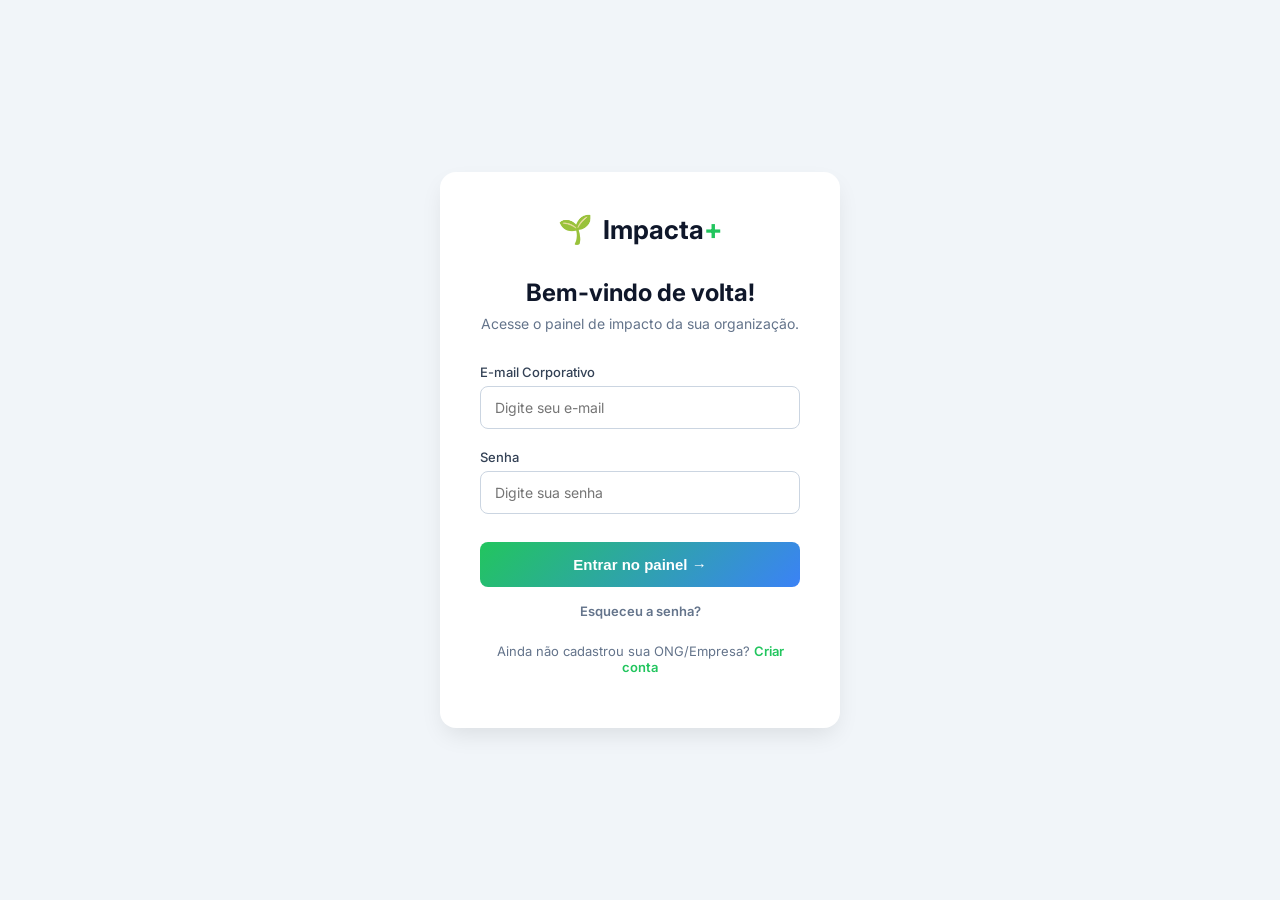
<file: index.html>
<!doctype html>
<html lang="pt-BR">
  <head>
    <meta charset="UTF-8" />
    <meta name="viewport" content="width=device-width, initial-scale=1.0" />
    <title>Impacta+ | Login Corporativo</title>
    <link
      href="https://fonts.googleapis.com/css2?family=Inter:wght@400;500;600;700&display=swap"
      rel="stylesheet"
    />
    <style>
      body {
        background: #f1f5f9;
        font-family: 'Inter', sans-serif;
        display: flex;
        justify-content: center;
        align-items: center;
        min-height: 100vh;
        margin: 0;
      }
      .login-wrapper {
        background: #ffffff;
        border-radius: 16px;
        box-shadow: 0 10px 25px -5px rgba(0, 0, 0, 0.1);
        width: 100%;
        max-width: 400px;
        padding: 40px;
        box-sizing: border-box;
      }
      .logo-section {
        display: flex;
        align-items: center;
        justify-content: center;
        gap: 10px;
        margin-bottom: 32px;
      }
      .logo-section span {
        font-size: 28px;
      }
      .logo-section h2 {
        margin: 0;
        color: #0f172a;
        font-size: 26px;
      }
      .logo-section .highlight {
        color: #22c55e;
      }
      h1 {
        font-size: 24px;
        color: #0f172a;
        margin: 0 0 8px 0;
        text-align: center;
      }
      p.subtitle {
        color: #64748b;
        margin: 0 0 32px 0;
        font-size: 14px;
        text-align: center;
      }

      .input-group {
        display: flex;
        flex-direction: column;
        gap: 6px;
        margin-bottom: 20px;
      }
      .input-group label {
        font-size: 13px;
        font-weight: 500;
        color: #334155;
      }
      .input-group input {
        padding: 12px 14px;
        border: 1px solid #cbd5e1;
        border-radius: 8px;
        font-size: 14px;
        font-family: inherit;
        outline: none;
        transition: border-color 0.2s;
      }
      .input-group input:focus {
        border-color: #22c55e;
      }

      .btn-submit {
        background: linear-gradient(135deg, #22c55e 0%, #3b82f6 100%);
        color: white;
        border: none;
        padding: 14px;
        border-radius: 8px;
        font-size: 15px;
        font-weight: 600;
        cursor: pointer;
        width: 100%;
        margin-top: 8px;
        transition: opacity 0.2s;
      }
      .btn-submit:hover {
        opacity: 0.95;
      }
      .footer-text {
        text-align: center;
        margin-top: 24px;
        font-size: 13px;
        color: #64748b;
      }
      .footer-text a {
        color: #22c55e;
        text-decoration: none;
        font-weight: 600;
      }
    </style>
  </head>
  <body>
    <div vw class="enabled">
      <div vw-access-button class="active"></div>
      <div vw-plugin-wrapper>
        <div class="vw-plugin-top-wrapper"></div>
      </div>
    </div>
    <script src="https://vlibras.gov.br/app/vlibras-plugin.js"></script>
    <script>
      new window.VLibras.Widget('https://vlibras.gov.br/app');
    </script>
    <div class="login-wrapper">
      <div class="logo-section">
        <span>🌱</span>
        <h2>Impacta<span class="highlight">+</span></h2>
      </div>
      <h1>Bem-vindo de volta!</h1>
      <p class="subtitle">Acesse o painel de impacto da sua organização.</p>

      <form id="loginForm">
        <div class="input-group">
          <label>E-mail Corporativo</label>
          <input
            type="email"
            id="email"
            placeholder="Digite seu e-mail"
            required
          />
        </div>

        <div class="input-group">
          <label>Senha</label>
          <input
            type="password"
            id="senha"
            placeholder="Digite sua senha"
            required
          />
        </div>

        <button type="submit" class="btn-submit">Entrar no painel →</button>
      </form>

      <p class="footer-text" style="margin-top: 16px">
        <a href="esqueci-senha.html" style="color: #64748b"
          >Esqueceu a senha?</a
        >
      </p>

      <p class="footer-text">
        Ainda não cadastrou sua ONG/Empresa?
        <a href="cadastro.html">Criar conta</a>
      </p>
    </div>

    <script>
      document
        .getElementById('loginForm')
        .addEventListener('submit', function (e) {
          e.preventDefault();

          const payload = {
            email: document.getElementById('email').value,
            senha: document.getElementById('senha').value,
          };

          // Fazendo o POST para a rota de Login no C#
          fetch('http://localhost:5000/api/login/entrar', {
            method: 'POST',
            headers: { 'Content-Type': 'application/json' },
            body: JSON.stringify(payload),
          })
            .then(response =>
              response
                .json()
                .then(data => ({ status: response.status, body: data })),
            )
            .then(resultado => {
              if (resultado.status === 200) {
                // Se o C# autorizou (Status 200 OK)
                localStorage.setItem(
                  'nomeUsuarioLogado',
                  resultado.body.nomeUsuario,
                );
                alert(
                  'Olá, ' +
                    resultado.body.nomeUsuario +
                    '! ' +
                    resultado.body.mensagem,
                );
                window.location.href = 'dashboard.html';
              } else {
                // Se o C# barrou (Status 401 Unauthorized)
                alert('Erro: ' + resultado.body.mensagem);
              }
            })
            .catch(erro => {
              console.error('Falha na requisição:', erro);
              alert(
                'Não foi possível conectar com o servidor. A API C# está rodando?',
              );
            });
        });
    </script>
  </body>
</html>
</file>
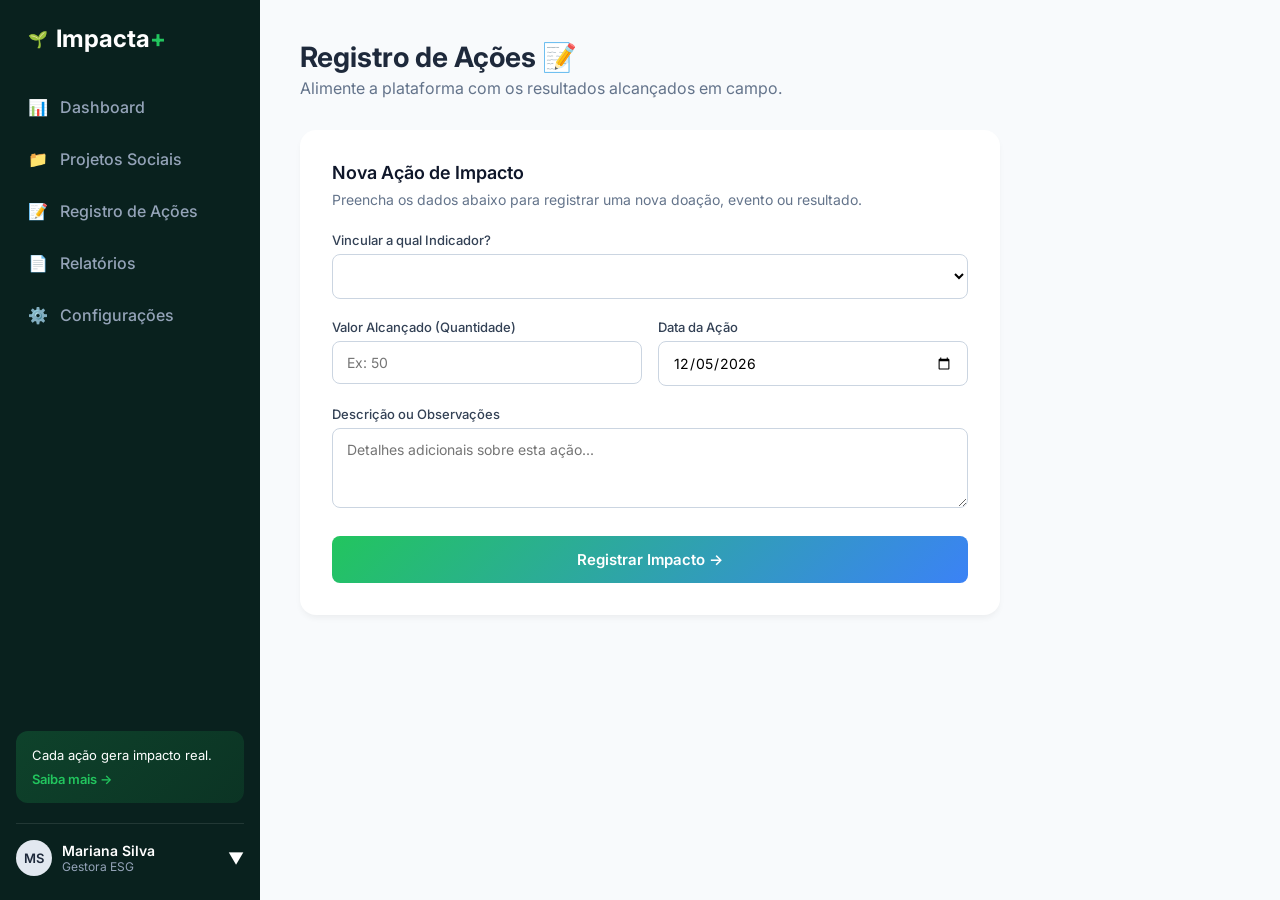
<file: acoes.html>
<!doctype html>
<html lang="pt-BR">
  <head>
    <meta charset="UTF-8" />
    <meta name="viewport" content="width=device-width, initial-scale=1.0" />
    <title>Impacta+ | Registro de Ações</title>
    <link rel="stylesheet" href="dashboard.css" />
    <link
      href="https://fonts.googleapis.com/css2?family=Inter:wght@400;500;600;700&display=swap"
      rel="stylesheet"
    />
    <style>
      .content-grid {
        display: grid;
        grid-template-columns: 1fr;
        max-width: 700px;
        margin-top: 32px;
      }
      .form-card {
        background: #ffffff;
        border-radius: 16px;
        padding: 32px;
        box-shadow: 0 4px 6px -1px rgba(0, 0, 0, 0.05);
      }
      .form-card h3 {
        margin-top: 0;
        margin-bottom: 8px;
        color: #0f172a;
        font-size: 18px;
        font-weight: 600;
      }
      .form-card p {
        color: #64748b;
        font-size: 14px;
        margin-bottom: 24px;
      }
      .form-row {
        display: grid;
        grid-template-columns: 1fr 1fr;
        gap: 16px;
      }
      @media (max-width: 600px) {
        .form-row {
          grid-template-columns: 1fr;
        }
      }
      .input-group {
        display: flex;
        flex-direction: column;
        gap: 6px;
        margin-bottom: 20px;
      }
      .input-group label {
        font-size: 13px;
        font-weight: 500;
        color: #334155;
      }
      .input-group input,
      .input-group select,
      .input-group textarea {
        padding: 12px 14px;
        border: 1px solid #cbd5e1;
        border-radius: 8px;
        font-size: 14px;
        font-family: inherit;
        outline: none;
        transition: border-color 0.2s;
        background-color: #fff;
      }
      .input-group textarea {
        resize: vertical;
        min-height: 80px;
      }
      .input-group input:focus,
      .input-group select:focus,
      .input-group textarea:focus {
        border-color: #22c55e;
      }
      .btn-submit {
        background: linear-gradient(135deg, #22c55e 0%, #3b82f6 100%);
        color: white;
        border: none;
        padding: 14px;
        border-radius: 8px;
        font-size: 15px;
        font-weight: 600;
        cursor: pointer;
        width: 100%;
        transition: opacity 0.2s;
        margin-top: 8px;
      }
      .btn-submit:hover {
        opacity: 0.95;
      }
    </style>
  </head>
  <body>
    <div vw class="enabled">
      <div vw-access-button class="active"></div>
      <div vw-plugin-wrapper>
        <div class="vw-plugin-top-wrapper"></div>
      </div>
    </div>
    <script src="https://vlibras.gov.br/app/vlibras-plugin.js"></script>
    <script>
      new window.VLibras.Widget('https://vlibras.gov.br/app');
    </script>
    <div class="dashboard-container">
      <aside class="sidebar">
        <div class="sidebar-top">
          <div class="logo">
            <span class="logo-icon">🌱</span>
            <h2>Impacta<span class="highlight">+</span></h2>
          </div>
          <nav class="nav-menu">
            <a href="dashboard.html" class="nav-item"
              ><span class="icon">📊</span> Dashboard</a
            >
            <a href="projetos.html" class="nav-item"
              ><span class="icon">📁</span> Projetos Sociais</a
            >
            <a href="acoes.html" class="nav-item"
              ><span class="icon">📝</span> Registro de Ações</a
            >
            <a href="relatorios.html" class="nav-item"
              ><span class="icon">📄</span> Relatórios</a
            >
            <a href="configuracoes.html" class="nav-item"
              ><span class="icon">⚙️</span> Configurações</a
            >
          </nav>
        </div>

        <div class="sidebar-bottom">
          <div class="action-card">
            <p>Cada ação gera impacto real.</p>
            <a href="#">Saiba mais →</a>
          </div>
          <div class="user-profile">
            <div class="profile-info">
              <div class="avatar">MS</div>
              <div>
                <h4>Mariana Silva</h4>
                <p>Gestora ESG</p>
              </div>
            </div>
            <span class="dropdown-arrow">▼</span>
          </div>
        </div>
      </aside>

      <main class="main-content">
        <header class="main-header">
          <div class="header-welcome">
            <h1>Registro de Ações 📝</h1>
            <p>Alimente a plataforma com os resultados alcançados em campo.</p>
          </div>
        </header>

        <div class="content-grid">
          <div class="form-card">
            <h3>Nova Ação de Impacto</h3>
            <p>
              Preencha os dados abaixo para registrar uma nova doação, evento ou
              resultado.
            </p>

            <form id="acaoForm">
              <div class="input-group">
                <label>Vincular a qual Indicador?</label>
                <select id="selectIndicador" required>
                  <option value="" disabled selected>
                    Carregando indicadores do C#...
                  </option>
                </select>
              </div>

              <div class="form-row">
                <div class="input-group">
                  <label>Valor Alcançado (Quantidade)</label>
                  <input
                    type="number"
                    id="valorAcao"
                    min="0.1"
                    step="0.1"
                    placeholder="Ex: 50"
                    required
                  />
                </div>

                <div class="input-group">
                  <label>Data da Ação</label>
                  <input type="date" id="dataAcao" required />
                </div>
              </div>

              <div class="input-group">
                <label>Descrição ou Observações</label>
                <textarea
                  id="descricaoAcao"
                  placeholder="Detalhes adicionais sobre esta ação..."
                  required
                ></textarea>
              </div>

              <button type="submit" class="btn-submit">
                Registrar Impacto →
              </button>
            </form>
          </div>
        </div>
      </main>
    </div>

    <script>
      // === INÍCIO DO PASSO B: CARREGAR O NOME DO GESTOR ===
      const nomeDoBanco = localStorage.getItem('nomeUsuarioLogado');

      if (nomeDoBanco) {
        // 1. Altera o nome no perfil do canto inferior esquerdo
        const perfilNome = document.querySelector('.user-profile h4');
        if (perfilNome) perfilNome.innerText = nomeDoBanco;

        // 2. Altera as iniciais do avatar (Ex: Mariana Carneiro vira "MC")
        const avatar = document.querySelector('.avatar');
        if (avatar) {
          const iniciais = nomeDoBanco
            .split(' ')
            .map(n => n[0])
            .join('')
            .substring(0, 2)
            .toUpperCase();
          avatar.innerText = iniciais;
        }

        // 3. Altera a mensagem de boas-vindas lá de cima
        const boasVindas = document.querySelector('.header-welcome h1');
        if (boasVindas) {
          const primeiroNome = nomeDoBanco.split(' ')[0];
          boasVindas.innerText = `Olá, ${primeiroNome}! 👋`;
        }
      }
      const API_GET_INDICADORES = 'http://localhost:5000/api/acoes/indicadores';
      const API_POST_ACAO = 'http://localhost:5000/api/acoes/registrar';

      // 1. Carrega os indicadores para o select assim que a página abrir
      document.addEventListener('DOMContentLoaded', () => {
        // Define a data de hoje como padrão no campo de data
        document.getElementById('dataAcao').valueAsDate = new Date();

        fetch(API_GET_INDICADORES)
          .then(res => res.json())
          .then(indicadores => {
            const select = document.getElementById('selectIndicador');
            select.innerHTML =
              '<option value="" disabled selected>Selecione um indicador...</option>';

            indicadores.forEach(ind => {
              const option = document.createElement('option');
              option.value = ind.id;
              option.textContent = `${ind.projetoNome} - ${ind.nome} (${ind.unidade})`;
              select.appendChild(option);
            });
          })
          .catch(erro => {
            console.error(erro);
            document.getElementById('selectIndicador').innerHTML =
              '<option value="" disabled>Erro ao carregar (Verifique o C#)</option>';
          });
      });

      // 2. Envia os dados da ação para o C#
      document
        .getElementById('acaoForm')
        .addEventListener('submit', function (e) {
          e.preventDefault();

          const payload = {
            indicadorId: parseInt(
              document.getElementById('selectIndicador').value,
            ),
            valor: parseFloat(document.getElementById('valorAcao').value),
            dataRegistro: document.getElementById('dataAcao').value,
            descricao: document.getElementById('descricaoAcao').value,
          };

          fetch(API_POST_ACAO, {
            method: 'POST',
            headers: { 'Content-Type': 'application/json' },
            body: JSON.stringify(payload),
          })
            .then(res =>
              res.json().then(data => ({ status: res.status, body: data })),
            )
            .then(resultado => {
              if (resultado.status === 200) {
                alert(resultado.body.mensagem);
                document.getElementById('acaoForm').reset();
                document.getElementById('dataAcao').valueAsDate = new Date(); // Reseta a data para hoje
              } else {
                alert('Erro: ' + resultado.body.mensagem);
              }
            })
            .catch(erro => {
              console.error('Erro na requisição:', erro);
              alert('Não foi possível estabelecer ligação com o servidor C#.');
            });
        });
    </script>
  </body>
</html>
</file>
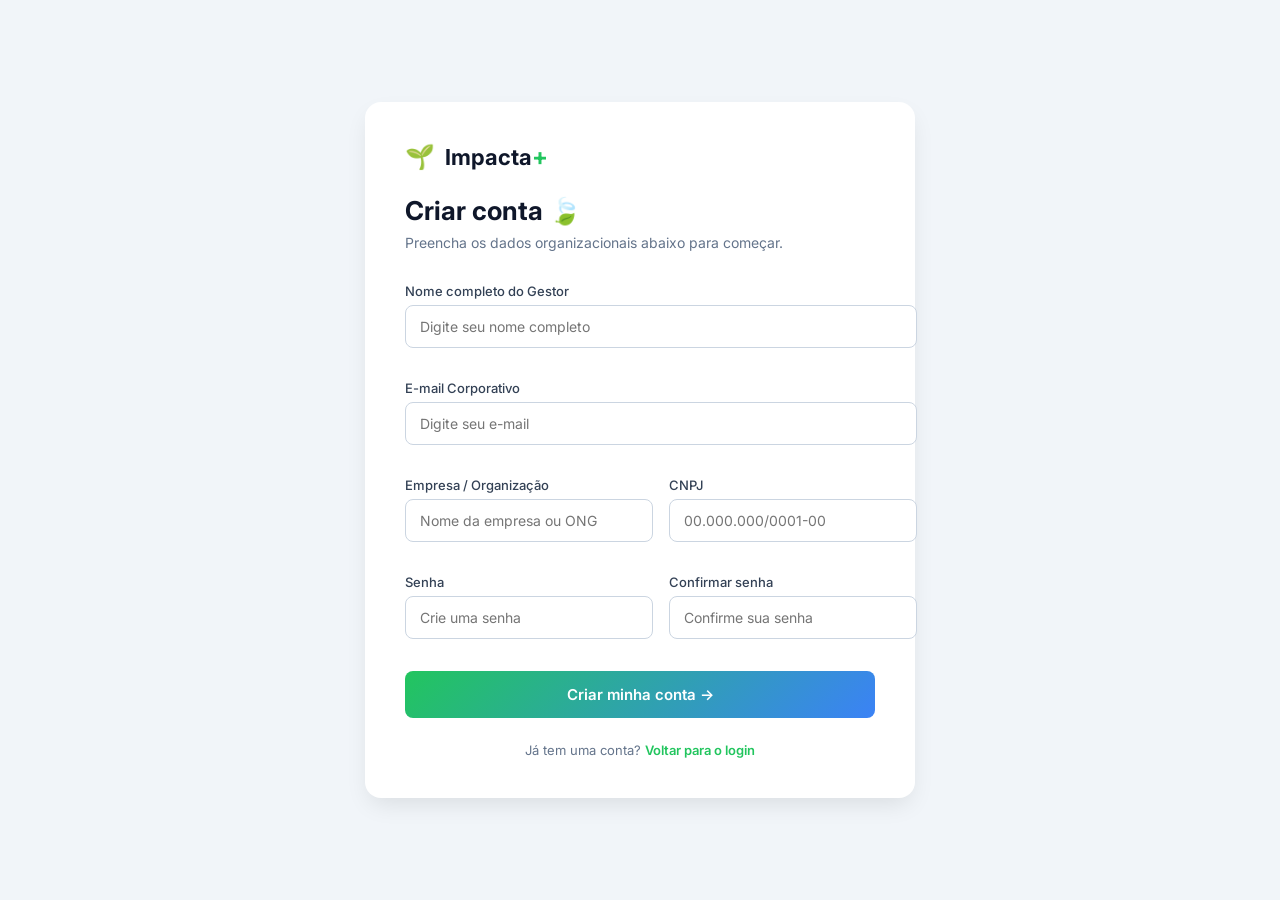
<file: cadastro.html>
<!doctype html>
<html lang="pt-BR">
  <head>
    <meta charset="UTF-8" />
    <meta name="viewport" content="width=device-width, initial-scale=1.0" />
    <title>Impacta+ | Criar Conta Corporativa</title>
    <link rel="stylesheet" href="dashboard.css" />
    <link
      href="https://fonts.googleapis.com/css2?family=Inter:wght@400;500;600;700&display=swap"
      rel="stylesheet"
    />
    <style>
      body {
        background: #f1f5f9;
        font-family: 'Inter', sans-serif;
        display: flex;
        justify-content: center;
        align-items: center;
        min-height: 100vh;
        margin: 0;
      }
      .register-wrapper {
        background: #ffffff;
        border-radius: 16px;
        box-shadow: 0 10px 25px -5px rgba(0, 0, 0, 0.1);
        width: 100%;
        max-width: 550px;
        padding: 40px;
        box-sizing: border-box;
      }
      .logo-section {
        display: flex;
        align-items: center;
        gap: 10px;
        margin-bottom: 24px;
      }
      .logo-section span {
        font-size: 24px;
      }
      .logo-section h2 {
        margin: 0;
        color: #0f172a;
        font-size: 22px;
      }
      .logo-section .highlight {
        color: #22c55e;
      }
      h1 {
        font-size: 26px;
        color: #0f172a;
        margin: 0 0 8px 0;
      }
      p.subtitle {
        color: #64748b;
        margin: 0 0 32px 0;
        font-size: 14px;
      }
      .form-grid {
        display: grid;
        grid-template-columns: 1fr 1fr;
        gap: 16px;
      }
      .full-width {
        grid-column: span 2;
      }
      .input-group {
        display: flex;
        flex-direction: column;
        gap: 6px;
        margin-bottom: 16px;
      }
      .input-group label {
        font-size: 13px;
        font-weight: 500;
        color: #334155;
      }
      .input-group input {
        padding: 12px 14px;
        border: 1px solid #cbd5e1;
        border-radius: 8px;
        font-size: 14px;
        font-family: inherit;
        outline: none;
        transition: border-color 0.2s;
      }
      .input-group input:focus {
        border-color: #22c55e;
      }
      .btn-submit {
        background: linear-gradient(135deg, #22c55e 0%, #3b82f6 100%);
        color: white;
        border: none;
        padding: 14px;
        border-radius: 8px;
        font-size: 15px;
        font-weight: 600;
        cursor: pointer;
        width: 100%;
        margin-top: 16px;
        transition: opacity 0.2s;
      }
      .btn-submit:hover {
        opacity: 0.95;
      }
      .footer-text {
        text-align: center;
        margin-top: 24px;
        font-size: 13px;
        color: #64748b;
      }
      .footer-text a {
        color: #22c55e;
        text-decoration: none;
        font-weight: 600;
      }
    </style>
  </head>
  <body>
    <div vw class="enabled">
      <div vw-access-button class="active"></div>
      <div vw-plugin-wrapper>
        <div class="vw-plugin-top-wrapper"></div>
      </div>
    </div>
    <script src="https://vlibras.gov.br/app/vlibras-plugin.js"></script>
    <script>
      new window.VLibras.Widget('https://vlibras.gov.br/app');
    </script>
    <div class="register-wrapper">
      <div class="logo-section">
        <span>🌱</span>
        <h2>Impacta<span class="highlight">+</span></h2>
      </div>
      <h1>Criar conta 🍃</h1>
      <p class="subtitle">
        Preencha os dados organizacionais abaixo para começar.
      </p>

      <form id="cadastroForm">
        <div class="form-grid">
          <div class="input-group full-width">
            <label>Nome completo do Gestor</label>
            <input
              type="text"
              id="nomeGestor"
              placeholder="Digite seu nome completo"
              required
            />
          </div>

          <div class="input-group full-width">
            <label>E-mail Corporativo</label>
            <input
              type="email"
              id="emailCorp"
              placeholder="Digite seu e-mail"
              required
            />
          </div>

          <div class="input-group">
            <label>Empresa / Organização</label>
            <input
              type="text"
              id="nomeEmpresa"
              placeholder="Nome da empresa ou ONG"
              required
            />
          </div>

          <div class="input-group">
            <label>CNPJ</label>
            <input
              type="text"
              id="cnpjEmpresa"
              placeholder="00.000.000/0001-00"
              required
            />
          </div>

          <div class="input-group">
            <label>Senha</label>
            <input
              type="password"
              id="senha"
              placeholder="Crie uma senha"
              required
            />
          </div>

          <div class="input-group">
            <label>Confirmar senha</label>
            <input
              type="password"
              id="confirmaSenha"
              placeholder="Confirme sua senha"
              required
            />
          </div>
        </div>

        <button type="submit" class="btn-submit">Criar minha conta →</button>
      </form>

      <p class="footer-text">
        Já tem uma conta? <a href="index.html">Voltar para o login</a>
      </p>
    </div>

    <script>
      document
        .getElementById('cadastroForm')
        .addEventListener('submit', function (e) {
          e.preventDefault();

          const senha = document.getElementById('senha').value;
          const confirma = document.getElementById('confirmaSenha').value;

          if (senha !== confirma) {
            alert('As senhas não coincidem!');
            return;
          }

          // Os dados capturados da tela
          const payload = {
            nome: document.getElementById('nomeGestor').value,
            email: document.getElementById('emailCorp').value,
            senha: senha,
            empresaNome: document.getElementById('nomeEmpresa').value,
            cnpj: document.getElementById('cnpjEmpresa').value,
          };

          // ENVIANDO PARA O C# DE VERDADE
          // Lembre-se de verificar se a sua porta é 5001 ou 5000 no terminal
          fetch('http://localhost:5000/api/cadastro/registrar', {
            method: 'POST',
            headers: {
              'Content-Type': 'application/json',
            },
            body: JSON.stringify(payload),
          })
            .then(response =>
              response
                .json()
                .then(data => ({ status: response.status, body: data })),
            )
            .then(resultado => {
              if (resultado.status === 200) {
                // Sucesso!
                alert(resultado.body.mensagem);
                // Redireciona para a tela do Dashboard ou Login
                window.location.href = 'dashboard_v2.html';
              } else {
                // Erro (ex: CNPJ já cadastrado)
                alert('Erro: ' + resultado.body.mensagem);
              }
            })
            .catch(erro => {
              console.error('Falha na requisição:', erro);
              alert(
                'Não foi possível conectar com o banco de dados. A API está rodando?',
              );
            });
        });
    </script>
  </body>
</html>
</file>
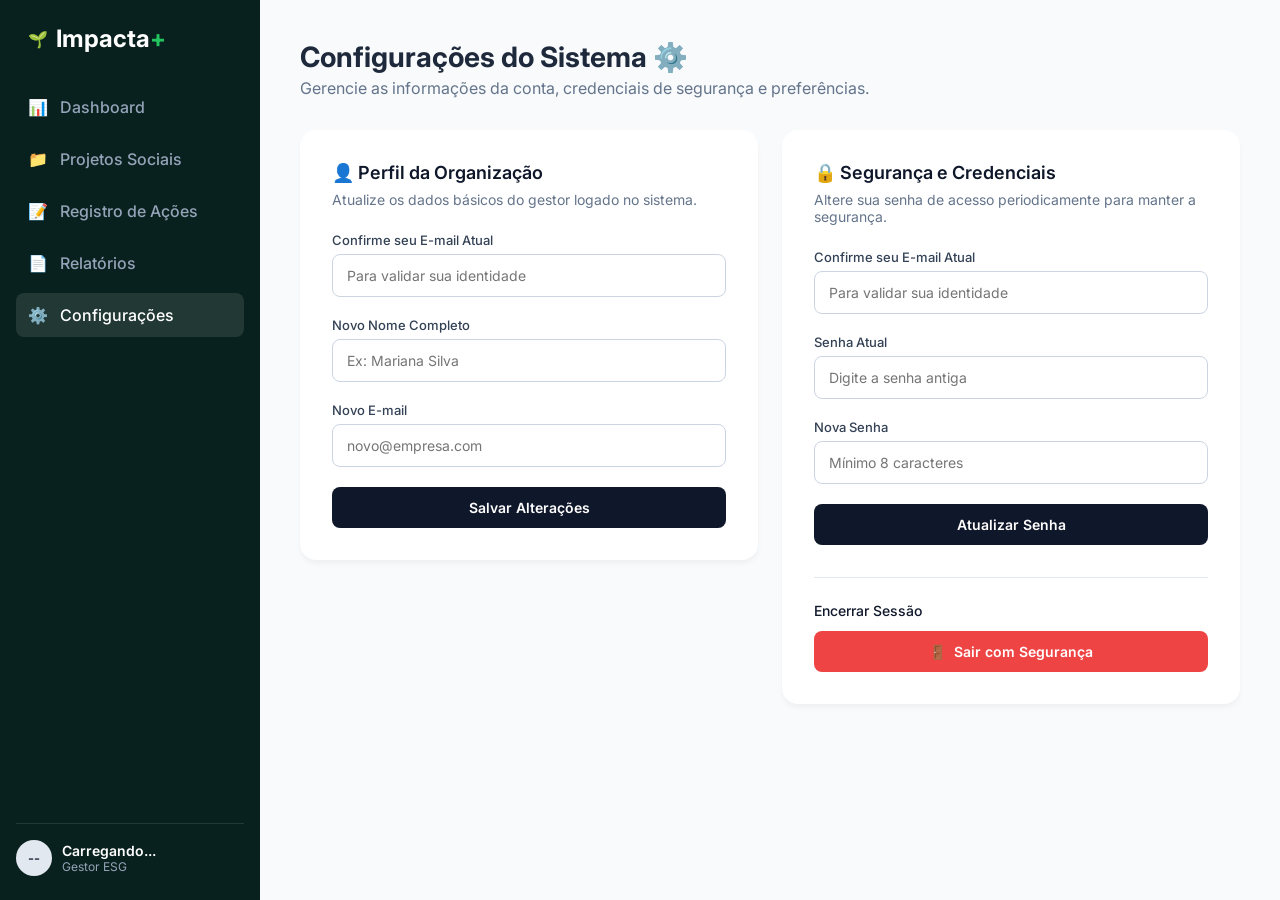
<file: configuracoes.html>
<!doctype html>
<html lang="pt-BR">
  <head>
    <meta charset="UTF-8" />
    <meta name="viewport" content="width=device-width, initial-scale=1.0" />
    <title>Impacta+ | Configurações</title>
    <link rel="stylesheet" href="dashboard.css" />
    <link
      href="https://fonts.googleapis.com/css2?family=Inter:wght@400;500;600;700&display=swap"
      rel="stylesheet"
    />
    <style>
      .content-grid {
        display: grid;
        grid-template-columns: 1fr 1fr;
        gap: 24px;
        margin-top: 32px;
        align-items: start;
      }
      @media (max-width: 900px) {
        .content-grid {
          grid-template-columns: 1fr;
        }
      }
      .config-card {
        background: #ffffff;
        border-radius: 16px;
        padding: 32px;
        box-shadow: 0 4px 6px -1px rgba(0, 0, 0, 0.05);
      }
      .config-card h3 {
        margin-top: 0;
        margin-bottom: 8px;
        color: #0f172a;
        font-size: 18px;
        font-weight: 600;
        display: flex;
        align-items: center;
        gap: 8px;
      }
      .config-card p {
        color: #64748b;
        font-size: 14px;
        margin-bottom: 24px;
      }
      .input-group {
        display: flex;
        flex-direction: column;
        gap: 6px;
        margin-bottom: 20px;
      }
      .input-group label {
        font-size: 13px;
        font-weight: 500;
        color: #334155;
      }
      .input-group input {
        padding: 12px 14px;
        border: 1px solid #cbd5e1;
        border-radius: 8px;
        font-size: 14px;
        font-family: inherit;
        outline: none;
        transition: border-color 0.2s;
      }
      .input-group input:focus {
        border-color: #22c55e;
      }

      .btn-submit {
        background: #0f172a;
        color: white;
        border: none;
        padding: 12px 20px;
        border-radius: 8px;
        font-size: 14px;
        font-weight: 600;
        cursor: pointer;
        transition: 0.2s;
        width: 100%;
      }
      .btn-submit:hover {
        background: #334155;
      }

      .logout-section {
        margin-top: 32px;
        padding-top: 24px;
        border-top: 1px solid #e2e8f0;
      }
      .btn-danger {
        background: #ef4444;
        color: white;
        border: none;
        padding: 12px 20px;
        border-radius: 8px;
        font-size: 14px;
        font-weight: 600;
        cursor: pointer;
        transition: 0.2s;
        width: 100%;
        display: flex;
        align-items: center;
        justify-content: center;
        gap: 8px;
      }
      .btn-danger:hover {
        background: #dc2626;
      }
    </style>
  </head>
  <body>
    <div vw class="enabled">
      <div vw-access-button class="active"></div>
      <div vw-plugin-wrapper>
        <div class="vw-plugin-top-wrapper"></div>
      </div>
    </div>
    <script src="https://vlibras.gov.br/app/vlibras-plugin.js"></script>
    <script>
      new window.VLibras.Widget('https://vlibras.gov.br/app');
    </script>
    <div class="dashboard-container">
      <aside class="sidebar">
        <div class="sidebar-top">
          <div class="logo">
            <span class="logo-icon">🌱</span>
            <h2>Impacta<span class="highlight">+</span></h2>
          </div>
          <nav class="nav-menu">
            <a href="dashboard.html" class="nav-item"
              ><span class="icon">📊</span> Dashboard</a
            >
            <a href="projetos.html" class="nav-item"
              ><span class="icon">📁</span> Projetos Sociais</a
            >
            <a href="acoes.html" class="nav-item"
              ><span class="icon">📝</span> Registro de Ações</a
            >
            <a href="relatorios.html" class="nav-item"
              ><span class="icon">📄</span> Relatórios</a
            >
            <a href="#" class="nav-item active"
              ><span class="icon">⚙️</span> Configurações</a
            >
          </nav>
        </div>

        <div class="sidebar-bottom">
          <div class="user-profile">
            <div class="profile-info">
              <div class="avatar">--</div>
              <div>
                <h4>Carregando...</h4>
                <p>Gestor ESG</p>
              </div>
            </div>
          </div>
        </div>
      </aside>

      <main class="main-content">
        <header class="main-header">
          <div class="header-welcome">
            <h1>Configurações do Sistema ⚙️</h1>
            <p>
              Gerencie as informações da conta, credenciais de segurança e
              preferências.
            </p>
          </div>
        </header>

        <div class="content-grid">
          <div class="config-card">
            <h3>👤 Perfil da Organização</h3>
            <p>Atualize os dados básicos do gestor logado no sistema.</p>

            <form id="perfilForm">
              <div class="input-group">
                <label>Confirme seu E-mail Atual</label>
                <input
                  type="email"
                  id="emailAtualPerfil"
                  placeholder="Para validar sua identidade"
                  required
                />
              </div>
              <div class="input-group">
                <label>Novo Nome Completo</label>
                <input
                  type="text"
                  id="editNome"
                  placeholder="Ex: Mariana Silva"
                  required
                />
              </div>
              <div class="input-group">
                <label>Novo E-mail</label>
                <input
                  type="email"
                  id="editEmail"
                  placeholder="novo@empresa.com"
                  required
                />
              </div>
              <button type="submit" class="btn-submit">
                Salvar Alterações
              </button>
            </form>
          </div>

          <div class="config-card">
            <h3>🔒 Segurança e Credenciais</h3>
            <p>
              Altere sua senha de acesso periodicamente para manter a segurança.
            </p>

            <form id="senhaForm">
              <div class="input-group">
                <label>Confirme seu E-mail Atual</label>
                <input
                  type="email"
                  id="emailAtualSenha"
                  placeholder="Para validar sua identidade"
                  required
                />
              </div>
              <div class="input-group">
                <label>Senha Atual</label>
                <input
                  type="password"
                  id="senhaAtual"
                  placeholder="Digite a senha antiga"
                  required
                />
              </div>
              <div class="input-group">
                <label>Nova Senha</label>
                <input
                  type="password"
                  id="novaSenha"
                  placeholder="Mínimo 8 caracteres"
                  required
                />
              </div>
              <button type="submit" class="btn-submit">Atualizar Senha</button>
            </form>

            <div class="logout-section">
              <p style="margin-bottom: 12px; color: #0f172a; font-weight: 500">
                Encerrar Sessão
              </p>
              <button class="btn-danger" onclick="fazerLogout()">
                <span>🚪</span> Sair com Segurança
              </button>
            </div>
          </div>
        </div>
      </main>
    </div>

    <script>
      // 1. CARREGAR NOME DO USUÁRIO LOGADO NO MENU LATERAL
      function atualizarNomesNaTela() {
        const nomeDoBanco = localStorage.getItem('nomeUsuarioLogado');
        if (nomeDoBanco) {
          const perfilNome = document.querySelector('.user-profile h4');
          if (perfilNome) perfilNome.innerText = nomeDoBanco;

          const avatar = document.querySelector('.avatar');
          if (avatar) {
            const iniciais = nomeDoBanco
              .split(' ')
              .map(n => n[0])
              .join('')
              .substring(0, 2)
              .toUpperCase();
            avatar.innerText = iniciais;
          }

          const inputEditNome = document.getElementById('editNome');
          if (inputEditNome && !inputEditNome.value)
            inputEditNome.value = nomeDoBanco;
        }
      }

      document.addEventListener('DOMContentLoaded', atualizarNomesNaTela);

      // 2. ATUALIZAR PERFIL (Integração C#)
      document
        .getElementById('perfilForm')
        .addEventListener('submit', function (e) {
          e.preventDefault();

          const payload = {
            emailAtual: document.getElementById('emailAtualPerfil').value,
            novoNome: document.getElementById('editNome').value,
            novoEmail: document.getElementById('editEmail').value,
          };

          fetch('http://localhost:5000/api/usuarios/perfil', {
            method: 'PUT',
            headers: { 'Content-Type': 'application/json' },
            body: JSON.stringify(payload),
          })
            .then(res =>
              res.json().then(data => ({ status: res.status, body: data })),
            )
            .then(resultado => {
              if (resultado.status === 200) {
                alert(resultado.body.mensagem);

                // Atualiza a memória do navegador com o NOME NOVO
                localStorage.setItem(
                  'nomeUsuarioLogado',
                  resultado.body.novoNome,
                );
                atualizarNomesNaTela(); // Atualiza a barra lateral na mesma hora!

                document.getElementById('emailAtualPerfil').value =
                  payload.novoEmail; // O novo e-mail passa a ser o atual
              } else {
                alert('Erro: ' + resultado.body.mensagem);
              }
            });
        });

      // 3. ATUALIZAR SENHA (Integração C#)
      document
        .getElementById('senhaForm')
        .addEventListener('submit', function (e) {
          e.preventDefault();

          const payload = {
            emailAtual: document.getElementById('emailAtualSenha').value,
            senhaAtual: document.getElementById('senhaAtual').value,
            novaSenha: document.getElementById('novaSenha').value,
          };

          fetch('http://localhost:5000/api/usuarios/senha', {
            method: 'PUT',
            headers: { 'Content-Type': 'application/json' },
            body: JSON.stringify(payload),
          })
            .then(res =>
              res.json().then(data => ({ status: res.status, body: data })),
            )
            .then(resultado => {
              if (resultado.status === 200) {
                alert('✅ ' + resultado.body.mensagem);
                document.getElementById('senhaForm').reset();
              } else {
                alert('❌ Erro: ' + resultado.body.mensagem);
              }
            });
        });

      // 4. FUNÇÃO DE LOGOUT
      function fazerLogout() {
        if (confirm('Tem certeza que deseja sair do sistema Impacta+?')) {
          localStorage.removeItem('nomeUsuarioLogado');
          window.location.href = 'index.html';
        }
      }
    </script>
  </body>
</html>
</file>
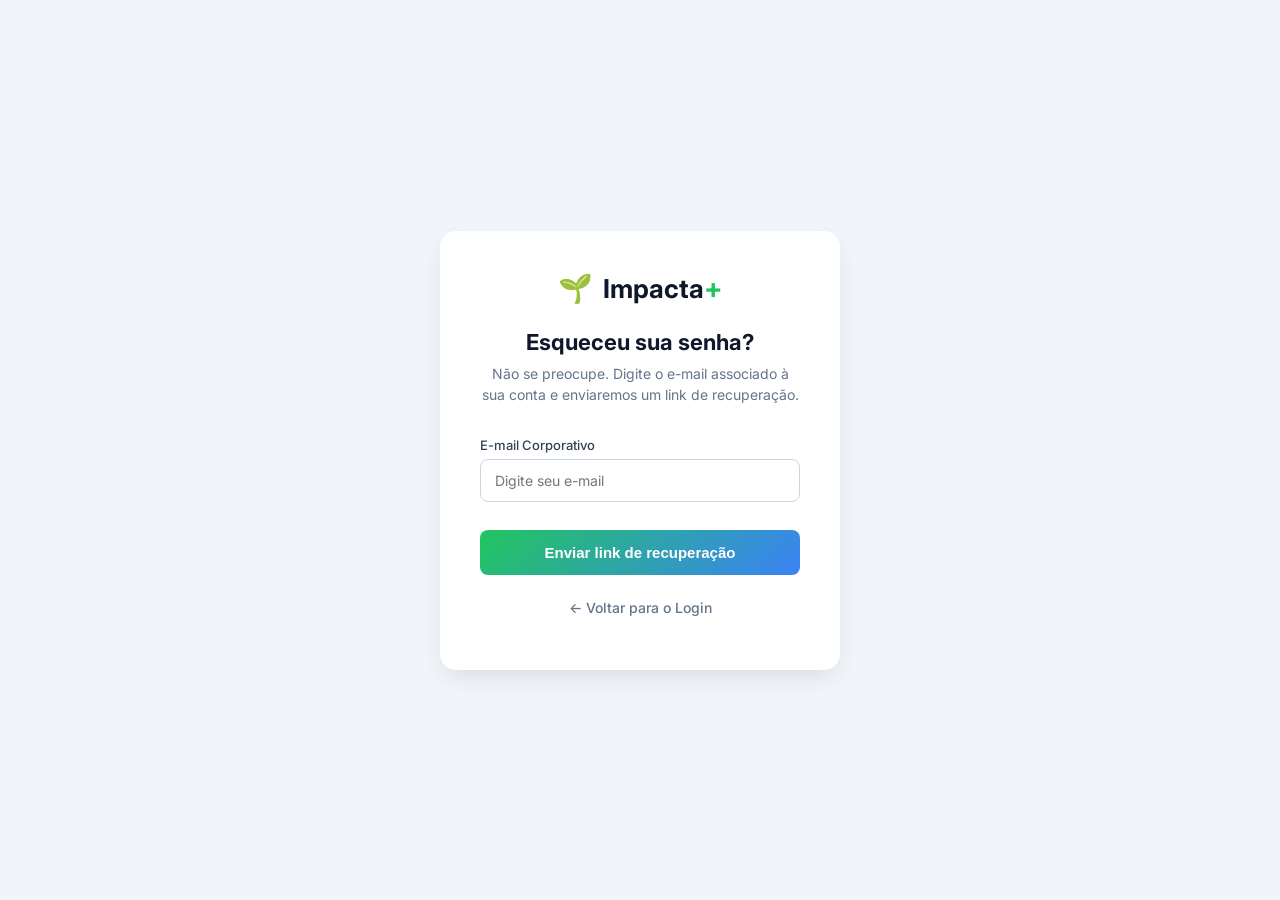
<file: esqueci-senha.html>
<!doctype html>
<html lang="pt-BR">
  <head>
    <meta charset="UTF-8" />
    <meta name="viewport" content="width=device-width, initial-scale=1.0" />
    <title>Impacta+ | Recuperar Senha</title>
    <link
      href="https://fonts.googleapis.com/css2?family=Inter:wght@400;500;600;700&display=swap"
      rel="stylesheet"
    />
    <style>
      body {
        background: #f1f5f9;
        font-family: 'Inter', sans-serif;
        display: flex;
        justify-content: center;
        align-items: center;
        min-height: 100vh;
        margin: 0;
      }
      .login-wrapper {
        background: #ffffff;
        border-radius: 16px;
        box-shadow: 0 10px 25px -5px rgba(0, 0, 0, 0.1);
        width: 100%;
        max-width: 400px;
        padding: 40px;
        box-sizing: border-box;
      }
      .logo-section {
        display: flex;
        align-items: center;
        justify-content: center;
        gap: 10px;
        margin-bottom: 24px;
      }
      .logo-section span {
        font-size: 28px;
      }
      .logo-section h2 {
        margin: 0;
        color: #0f172a;
        font-size: 26px;
      }
      .logo-section .highlight {
        color: #22c55e;
      }
      h1 {
        font-size: 22px;
        color: #0f172a;
        margin: 0 0 8px 0;
        text-align: center;
      }
      p.subtitle {
        color: #64748b;
        margin: 0 0 32px 0;
        font-size: 14px;
        text-align: center;
        line-height: 1.5;
      }

      .input-group {
        display: flex;
        flex-direction: column;
        gap: 6px;
        margin-bottom: 20px;
      }
      .input-group label {
        font-size: 13px;
        font-weight: 500;
        color: #334155;
      }
      .input-group input {
        padding: 12px 14px;
        border: 1px solid #cbd5e1;
        border-radius: 8px;
        font-size: 14px;
        font-family: inherit;
        outline: none;
        transition: border-color 0.2s;
      }
      .input-group input:focus {
        border-color: #22c55e;
      }

      .btn-submit {
        background: linear-gradient(135deg, #22c55e 0%, #3b82f6 100%);
        color: white;
        border: none;
        padding: 14px;
        border-radius: 8px;
        font-size: 15px;
        font-weight: 600;
        cursor: pointer;
        width: 100%;
        margin-top: 8px;
        transition: opacity 0.2s;
      }
      .btn-submit:hover {
        opacity: 0.95;
      }
      .footer-text {
        text-align: center;
        margin-top: 24px;
        font-size: 14px;
      }
      .footer-text a {
        color: #64748b;
        text-decoration: none;
        font-weight: 500;
        transition: color 0.2s;
      }
      .footer-text a:hover {
        color: #0f172a;
      }
    </style>
  </head>
  <body>
    <div class="login-wrapper">
      <div class="logo-section">
        <span>🌱</span>
        <h2>Impacta<span class="highlight">+</span></h2>
      </div>
      <h1>Esqueceu sua senha?</h1>
      <p class="subtitle">
        Não se preocupe. Digite o e-mail associado à sua conta e enviaremos um
        link de recuperação.
      </p>

      <form id="recuperarForm">
        <div class="input-group">
          <label>E-mail Corporativo</label>
          <input
            type="email"
            id="emailRecuperacao"
            placeholder="Digite seu e-mail"
            required
          />
        </div>

        <button type="submit" class="btn-submit">
          Enviar link de recuperação
        </button>
      </form>

      <p class="footer-text"><a href="index.html">← Voltar para o Login</a></p>
    </div>

    <div vw class="enabled">
      <div vw-access-button class="active"></div>
      <div vw-plugin-wrapper>
        <div class="vw-plugin-top-wrapper"></div>
      </div>
    </div>
    <script src="https://vlibras.gov.br/app/vlibras-plugin.js"></script>
    <script>
      new window.VLibras.Widget('https://vlibras.gov.br/app');
    </script>
    <script>
      document
        .getElementById('recuperarForm')
        .addEventListener('submit', function (e) {
          e.preventDefault();

          const payload = {
            email: document.getElementById('emailRecuperacao').value,
          };

          const botao = document.querySelector('.btn-submit');
          botao.innerText = 'Enviando...';
          botao.disabled = true;

          fetch('http://localhost:5000/api/login/recuperar-senha', {
            method: 'POST',
            headers: { 'Content-Type': 'application/json' },
            body: JSON.stringify(payload),
          })
            .then(response =>
              response
                .json()
                .then(data => ({ status: response.status, body: data })),
            )
            .then(resultado => {
              botao.innerText = 'Enviar link de recuperação';
              botao.disabled = false;

              if (resultado.status === 200) {
                alert('✅ ' + resultado.body.mensagem);
                document.getElementById('recuperarForm').reset();
                window.location.href = 'index.html'; // Joga o usuário de volta pro login
              } else {
                alert('❌ Erro: ' + resultado.body.mensagem);
              }
            })
            .catch(erro => {
              console.error('Falha:', erro);
              botao.innerText = 'Enviar link de recuperação';
              botao.disabled = false;
              alert('Não foi possível conectar com o servidor.');
            });
        });
    </script>
  </body>
</html>
</file>
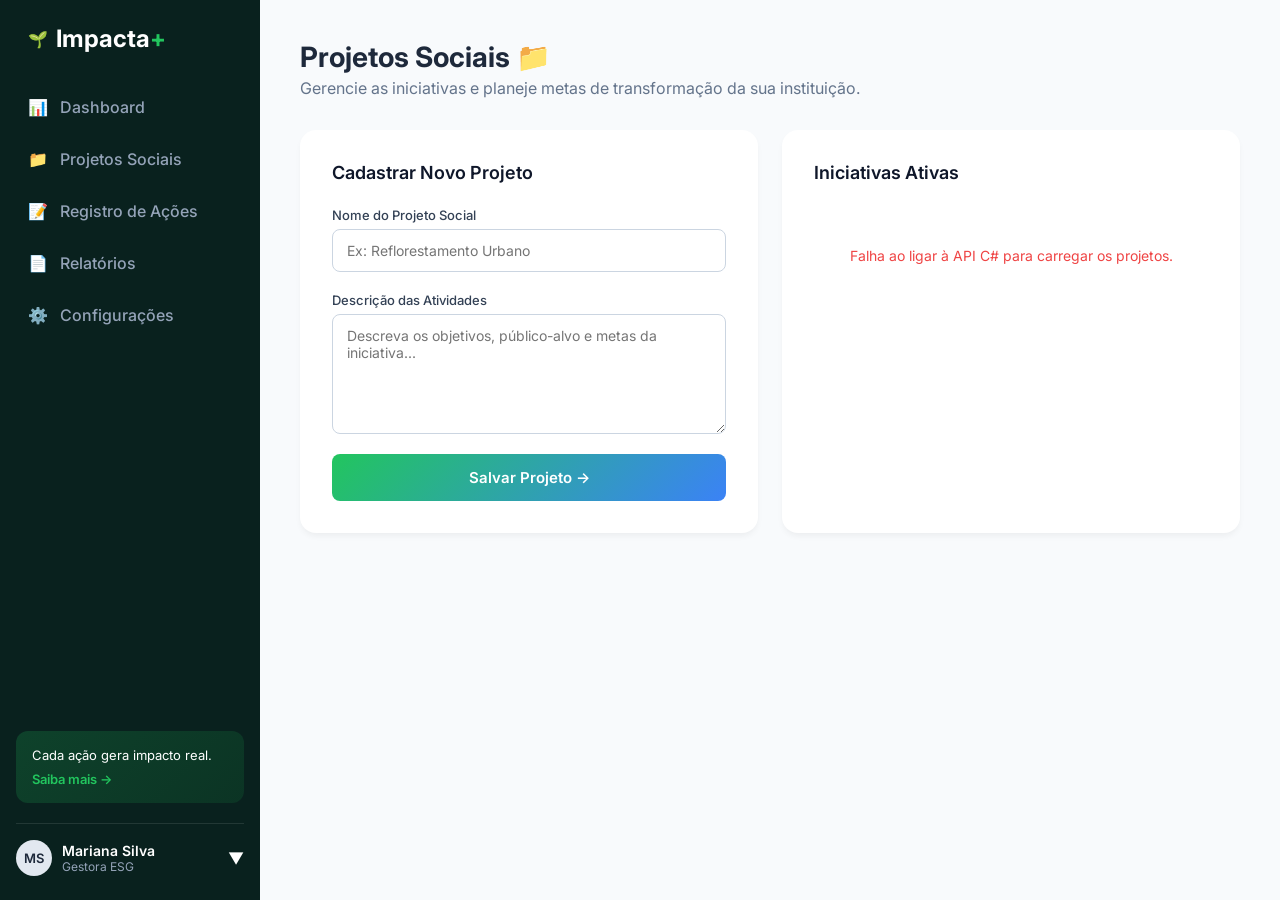
<file: projetos.html>
<!doctype html>
<html lang="pt-BR">
  <head>
    <meta charset="UTF-8" />
    <meta name="viewport" content="width=device-width, initial-scale=1.0" />
    <title>Impacta+ | Projetos Sociais</title>
    <link rel="stylesheet" href="dashboard.css" />
    <link
      href="https://fonts.googleapis.com/css2?family=Inter:wght@400;500;600;700&display=swap"
      rel="stylesheet"
    />
    <style>
      /* Estilos específicos para harmonizar a área de gestão de projetos */
      .content-grid {
        display: grid;
        grid-template-columns: 1fr 1fr;
        gap: 24px;
        margin-top: 32px;
      }
      @media (max-width: 900px) {
        .content-grid {
          grid-template-columns: 1fr;
        }
      }
      .form-card,
      .list-card {
        background: #ffffff;
        border-radius: 16px;
        padding: 32px;
        box-shadow: 0 4px 6px -1px rgba(0, 0, 0, 0.05);
      }
      .form-card h3,
      .list-card h3 {
        margin-top: 0;
        margin-bottom: 24px;
        color: #0f172a;
        font-size: 18px;
        font-weight: 600;
      }
      .input-group {
        display: flex;
        flex-direction: column;
        gap: 6px;
        margin-bottom: 20px;
      }
      .input-group label {
        font-size: 13px;
        font-weight: 500;
        color: #334155;
      }
      .input-group input,
      .input-group textarea {
        padding: 12px 14px;
        border: 1px solid #cbd5e1;
        border-radius: 8px;
        font-size: 14px;
        font-family: inherit;
        outline: none;
        transition: border-color 0.2s;
      }
      .input-group textarea {
        resize: vertical;
        min-height: 120px;
      }
      .input-group input:focus,
      .input-group textarea:focus {
        border-color: #22c55e;
      }
      .btn-submit {
        background: linear-gradient(135deg, #22c55e 0%, #3b82f6 100%);
        color: white;
        border: none;
        padding: 14px;
        border-radius: 8px;
        font-size: 15px;
        font-weight: 600;
        cursor: pointer;
        width: 100%;
        transition: opacity 0.2s;
      }
      .btn-submit:hover {
        opacity: 0.95;
      }

      /* Estilização dos itens da lista de projetos */
      .projeto-item {
        border-bottom: 1px solid #f1f5f9;
        padding: 16px 0;
      }
      .projeto-item:last-child {
        border-bottom: none;
      }
      .projeto-item h4 {
        margin: 0 0 6px 0;
        color: #1e293b;
        font-size: 16px;
      }
      .projeto-item p {
        margin: 0;
        color: #64748b;
        font-size: 14px;
        line-height: 1.5;
      }
      .empty-state {
        text-align: center;
        color: #94a3b8;
        padding: 40px 0;
        font-size: 14px;
      }
    </style>
  </head>
  <body>
    <div vw class="enabled">
      <div vw-access-button class="active"></div>
      <div vw-plugin-wrapper>
        <div class="vw-plugin-top-wrapper"></div>
      </div>
    </div>
    <script src="https://vlibras.gov.br/app/vlibras-plugin.js"></script>
    <script>
      new window.VLibras.Widget('https://vlibras.gov.br/app');
    </script>
    <div class="dashboard-container">
      <aside class="sidebar">
        <div class="sidebar-top">
          <div class="logo">
            <span class="logo-icon">🌱</span>
            <h2>Impacta<span class="highlight">+</span></h2>
          </div>
          <nav class="nav-menu">
            <a href="dashboard.html" class="nav-item"
              ><span class="icon">📊</span> Dashboard</a
            >
            <a href="projetos.html" class="nav-item"
              ><span class="icon">📁</span> Projetos Sociais</a
            >
            <a href="acoes.html" class="nav-item"
              ><span class="icon">📝</span> Registro de Ações</a
            >
            <a href="relatorios.html" class="nav-item"
              ><span class="icon">📄</span> Relatórios</a
            >
            <a href="configuracoes.html" class="nav-item"
              ><span class="icon">⚙️</span> Configurações</a
            >
          </nav>
        </div>

        <div class="sidebar-bottom">
          <div class="action-card">
            <p>Cada ação gera impacto real.</p>
            <a href="#">Saiba mais →</a>
          </div>
          <div class="user-profile">
            <div class="profile-info">
              <div class="avatar">MS</div>
              <div>
                <h4>Mariana Silva</h4>
                <p>Gestora ESG</p>
              </div>
            </div>
            <span class="dropdown-arrow">▼</span>
          </div>
        </div>
      </aside>

      <main class="main-content">
        <header class="main-header">
          <div class="header-welcome">
            <h1>Projetos Sociais 📁</h1>
            <p>
              Gerencie as iniciativas e planeje metas de transformação da sua
              instituição.
            </p>
          </div>
        </header>

        <div class="content-grid">
          <div class="form-card">
            <h3>Cadastrar Novo Projeto</h3>
            <form id="projetoForm">
              <div class="input-group">
                <label>Nome do Projeto Social</label>
                <input
                  type="text"
                  id="nomeProjeto"
                  placeholder="Ex: Reflorestamento Urbano"
                  required
                />
              </div>
              <div class="input-group">
                <label>Descrição das Atividades</label>
                <textarea
                  id="descricaoProjeto"
                  placeholder="Descreva os objetivos, público-alvo e metas da iniciativa..."
                  required
                ></textarea>
              </div>
              <button type="submit" class="btn-submit">Salvar Projeto →</button>
            </form>
          </div>

          <div class="list-card">
            <h3>Iniciativas Ativas</h3>
            <div id="listaProjetosContainer">
              <div class="empty-state">A carregar projetos...</div>
            </div>
          </div>
        </div>
      </main>
    </div>

    <script>
      // === INÍCIO DO PASSO B: CARREGAR O NOME DO GESTOR ===
      const nomeDoBanco = localStorage.getItem('nomeUsuarioLogado');

      if (nomeDoBanco) {
        // 1. Altera o nome no perfil do canto inferior esquerdo
        const perfilNome = document.querySelector('.user-profile h4');
        if (perfilNome) perfilNome.innerText = nomeDoBanco;

        // 2. Altera as iniciais do avatar (Ex: Mariana Carneiro vira "MC")
        const avatar = document.querySelector('.avatar');
        if (avatar) {
          const iniciais = nomeDoBanco
            .split(' ')
            .map(n => n[0])
            .join('')
            .substring(0, 2)
            .toUpperCase();
          avatar.innerText = iniciais;
        }

        // 3. Altera a mensagem de boas-vindas lá de cima
        const boasVindas = document.querySelector('.header-welcome h1');
        if (boasVindas) {
          const primeiroNome = nomeDoBanco.split(' ')[0];
          boasVindas.innerText = `Olá, ${primeiroNome}! 👋`;
        }
      }
      const API_CADASTRAR = 'http://localhost:5000/api/projetos/cadastrar';
      const API_LISTAR = 'http://localhost:5000/api/projetos/listar';

      // 1. CARREGAR OS PROJETOS DO BANCO DE DADOS C#
      function carregarProjetos() {
        fetch(API_LISTAR)
          .then(response => {
            if (!response.ok)
              throw new Error('Erro ao obter a lista de projetos.');
            return response.json();
          })
          .then(projetos => {
            const container = document.getElementById('listaProjetosContainer');
            container.innerHTML = '';

            if (projetos.length === 0) {
              container.innerHTML =
                '<div class="empty-state">Nenhum projeto registado até ao momento.</div>';
              return;
            }

            // Popula o ecrã dinamicamente com os dados vindos do SQLite
            projetos.forEach(p => {
              const item = document.createElement('div');
              item.className = 'projeto-item';
              item.innerHTML = `
                <h4>${p.nome}</h4>
                <p>${p.descricao}</p>
              `;
              container.appendChild(item);
            });
          })
          .catch(erro => {
            console.error(erro);
            document.getElementById('listaProjetosContainer').innerHTML =
              '<div class="empty-state" style="color: #ef4444;">Falha ao ligar à API C# para carregar os projetos.</div>';
          });
      }

      // 2. ENVIAR O FORMULÁRIO (POST) PARA O C#
      document
        .getElementById('projetoForm')
        .addEventListener('submit', function (e) {
          e.preventDefault();

          const payload = {
            nome: document.getElementById('nomeProjeto').value,
            descricao: document.getElementById('descricaoProjeto').value,
            empresaId: 1, // Provisório: Vincula à empresa fictícia "Tech do Bem" criada no Seed
          };

          fetch(API_CADASTRAR, {
            method: 'POST',
            headers: { 'Content-Type': 'application/json' },
            body: JSON.stringify(payload),
          })
            .then(response =>
              response
                .json()
                .then(data => ({ status: response.status, body: data })),
            )
            .then(resultado => {
              if (resultado.status === 200) {
                alert(resultado.body.mensagem);
                document.getElementById('projetoForm').reset(); // Limpa o formulário
                carregarProjetos(); // Recarrega a lista automaticamente sem precisar de F5!
              } else {
                alert('Erro: ' + resultado.body.mensagem);
              }
            })
            .catch(erro => {
              console.error('Erro na requisição:', erro);
              alert('Não foi possível estabelecer ligação com o servidor C#.');
            });
        });

      // Inicializa a listagem assim que a página é montada
      document.addEventListener('DOMContentLoaded', carregarProjetos);
    </script>
  </body>
</html>
</file>
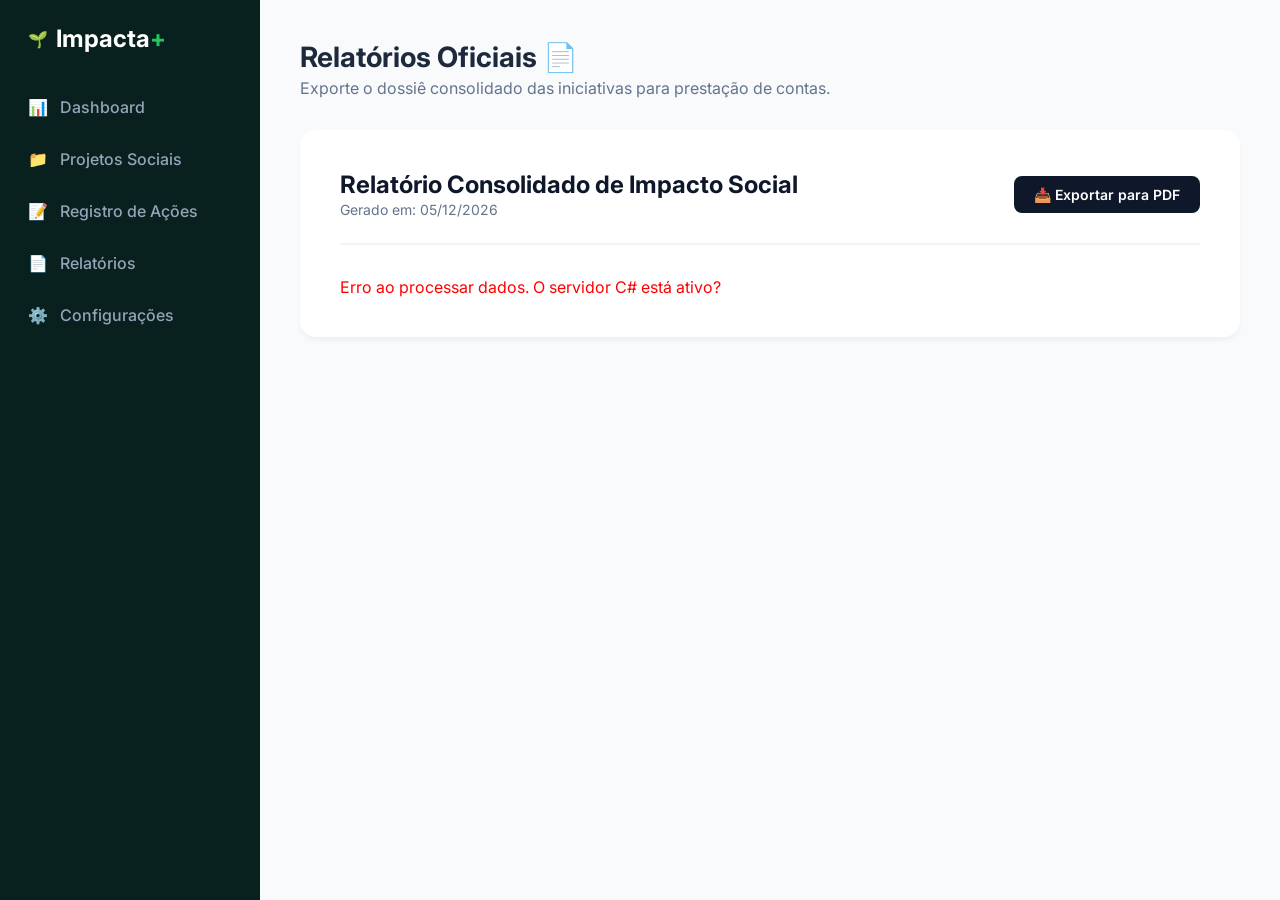
<file: relatorios.html>
<!doctype html>
<html lang="pt-BR">
  <head>
    <meta charset="UTF-8" />
    <meta name="viewport" content="width=device-width, initial-scale=1.0" />
    <title>Impacta+ | Relatórios</title>
    <link rel="stylesheet" href="dashboard.css" />
    <link
      href="https://fonts.googleapis.com/css2?family=Inter:wght@400;500;600;700&display=swap"
      rel="stylesheet"
    />
    <style>
      .content-grid {
        display: grid;
        grid-template-columns: 1fr;
        gap: 24px;
        margin-top: 32px;
      }
      .report-card {
        background: #ffffff;
        border-radius: 16px;
        padding: 40px;
        box-shadow: 0 4px 6px -1px rgba(0, 0, 0, 0.05);
      }
      .report-header {
        display: flex;
        justify-content: space-between;
        align-items: center;
        border-bottom: 2px solid #f1f5f9;
        padding-bottom: 24px;
        margin-bottom: 32px;
      }
      .report-header h2 {
        margin: 0;
        color: #0f172a;
        font-size: 24px;
      }
      .btn-export {
        background: #0f172a;
        color: white;
        border: none;
        padding: 10px 20px;
        border-radius: 8px;
        font-size: 14px;
        font-weight: 600;
        cursor: pointer;
        transition: 0.2s;
      }
      .btn-export:hover {
        background: #334155;
      }

      .projeto-secao {
        margin-bottom: 40px;
      }
      .projeto-secao h3 {
        color: #22c55e;
        margin-bottom: 8px;
      }
      .projeto-secao p {
        color: #64748b;
        font-size: 14px;
        margin-bottom: 16px;
      }

      /* Tabela de Dados */
      table {
        width: 100%;
        border-collapse: collapse;
      }
      th,
      td {
        text-align: left;
        padding: 12px;
        border-bottom: 1px solid #e2e8f0;
      }
      th {
        background-color: #f8fafc;
        color: #475569;
        font-size: 13px;
        font-weight: 600;
      }
      td {
        color: #1e293b;
        font-size: 14px;
      }
      .highlight-value {
        font-weight: 700;
        color: #0f172a;
      }

      /* Mágica para o Gerador de PDF */
      @media print {
        body {
          background: white;
        }
        .sidebar,
        .main-header,
        .btn-export {
          display: none !important;
        }
        .main-content {
          margin-left: 0 !important;
          padding: 0 !important;
        }
        .report-card {
          box-shadow: none;
          padding: 0;
        }
        table {
          border: 1px solid #e2e8f0;
        }
      }
    </style>
  </head>
  <body>
    <div vw class="enabled">
      <div vw-access-button class="active"></div>
      <div vw-plugin-wrapper>
        <div class="vw-plugin-top-wrapper"></div>
      </div>
    </div>
    <script src="https://vlibras.gov.br/app/vlibras-plugin.js"></script>
    <script>
      new window.VLibras.Widget('https://vlibras.gov.br/app');
    </script>
    <div class="dashboard-container">
      <aside class="sidebar">
        <div class="sidebar-top">
          <div class="logo">
            <span class="logo-icon">🌱</span>
            <h2>Impacta<span class="highlight">+</span></h2>
          </div>
          <nav class="nav-menu">
            <a href="dashboard.html" class="nav-item"
              ><span class="icon">📊</span> Dashboard</a
            >
            <a href="projetos.html" class="nav-item"
              ><span class="icon">📁</span> Projetos Sociais</a
            >
            <a href="acoes.html" class="nav-item"
              ><span class="icon">📝</span> Registro de Ações</a
            >
            <a href="relatorios.html" class="nav-item"
              ><span class="icon">📄</span> Relatórios</a
            >
            <a href="configuracoes.html" class="nav-item"
              ><span class="icon">⚙️</span> Configurações</a
            >
          </nav>
        </div>
      </aside>

      <main class="main-content">
        <header class="main-header">
          <div class="header-welcome">
            <h1>Relatórios Oficiais 📄</h1>
            <p>
              Exporte o dossiê consolidado das iniciativas para prestação de
              contas.
            </p>
          </div>
        </header>

        <div class="content-grid">
          <div class="report-card" id="area-impressao">
            <div class="report-header">
              <div>
                <h2>Relatório Consolidado de Impacto Social</h2>
                <span
                  style="color: #64748b; font-size: 14px"
                  id="dataAtual"
                ></span>
              </div>
              <button class="btn-export" onclick="window.print()">
                📥 Exportar para PDF
              </button>
            </div>

            <div id="containerRelatorio">
              <p style="color: #94a3b8; text-align: center; padding: 20px">
                A compilar dados corporativos...
              </p>
            </div>
          </div>
        </div>
      </main>
    </div>

    <script>
      // === INÍCIO DO PASSO B: CARREGAR O NOME DO GESTOR ===
      const nomeDoBanco = localStorage.getItem('nomeUsuarioLogado');

      if (nomeDoBanco) {
        // 1. Altera o nome no perfil do canto inferior esquerdo
        const perfilNome = document.querySelector('.user-profile h4');
        if (perfilNome) perfilNome.innerText = nomeDoBanco;

        // 2. Altera as iniciais do avatar (Ex: Mariana Carneiro vira "MC")
        const avatar = document.querySelector('.avatar');
        if (avatar) {
          const iniciais = nomeDoBanco
            .split(' ')
            .map(n => n[0])
            .join('')
            .substring(0, 2)
            .toUpperCase();
          avatar.innerText = iniciais;
        }

        // 3. Altera a mensagem de boas-vindas lá de cima
        const boasVindas = document.querySelector('.header-welcome h1');
        if (boasVindas) {
          const primeiroNome = nomeDoBanco.split(' ')[0];
          boasVindas.innerText = `Olá, ${primeiroNome}! 👋`;
        }
      }
      // Coloca a data de hoje no cabeçalho do relatório
      document.getElementById('dataAtual').innerText =
        'Gerado em: ' + new Date().toLocaleDateString('pt-BR');

      // Chama a API do C#
      fetch('http://localhost:5000/api/relatorios/geral')
        .then(res => res.json())
        .then(projetos => {
          const container = document.getElementById('containerRelatorio');
          container.innerHTML = ''; // Limpa a mensagem de carregamento

          if (projetos.length === 0) {
            container.innerHTML =
              '<p>Nenhum projeto registado para gerar relatório.</p>';
            return;
          }

          // Monta o relatório dinamicamente
          projetos.forEach(proj => {
            let htmlProjeto = `
              <div class="projeto-secao">
                <h3>${proj.nomeProjeto}</h3>
                <p>${proj.descricao}</p>
                <table>
                  <thead>
                    <tr>
                      <th>Indicador Monitorizado</th>
                      <th>Unidade</th>
                      <th>Total Consolidado</th>
                      <th>Última Atualização</th>
                    </tr>
                  </thead>
                  <tbody>
            `;

            proj.indicadores.forEach(ind => {
              // Formata a data se existir
              let dataAcao = ind.ultimaAcao
                ? new Date(ind.ultimaAcao).toLocaleDateString('pt-BR')
                : 'Sem registros';

              htmlProjeto += `
                <tr>
                  <td>${ind.nomeIndicador}</td>
                  <td>${ind.unidade}</td>
                  <td class="highlight-value">${ind.totalAlcancado.toLocaleString('pt-BR')}</td>
                  <td>${dataAcao}</td>
                </tr>
              `;
            });

            htmlProjeto += `
                  </tbody>
                </table>
              </div>
            `;

            container.innerHTML += htmlProjeto;
          });
        })
        .catch(erro => {
          console.error('Erro:', erro);
          document.getElementById('containerRelatorio').innerHTML =
            '<p style="color: red;">Erro ao processar dados. O servidor C# está ativo?</p>';
        });
    </script>
  </body>
</html>
</file>
<file: dashboard.css>
:root {
  --primary-green: #1a8b2e;
  --sidebar-bg: #09211e; /* Verde escuro do menu */
  --bg-main: #f8fafc;
  --text-dark: #1e293b;
  --text-muted: #64748b;
  --border-color: #e2e8f0;
  --white: #ffffff;
}

* {
  margin: 0;
  padding: 0;
  box-sizing: border-box;
  font-family: 'Inter', sans-serif;
}

body {
  background-color: var(--bg-main);
  color: var(--text-dark);
  overflow-x: hidden;
}

.dashboard-container {
  display: flex;
  min-height: 100vh;
}

/* SIDEBAR */
.sidebar {
  width: 260px;
  background-color: var(--sidebar-bg);
  color: var(--white);
  padding: 24px 16px;
  display: flex;
  flex-direction: column;
  justify-content: space-between;
  position: fixed;
  height: 100vh;
}

.logo {
  display: flex;
  align-items: center;
  gap: 8px;
  margin-bottom: 32px;
  padding-left: 12px;
}

.highlight {
  color: #22c55e;
}

.nav-menu {
  display: flex;
  flex-direction: column;
  gap: 8px;
}

.nav-item {
  display: flex;
  align-items: center;
  gap: 12px;
  color: #94a3b8;
  text-decoration: none;
  padding: 12px;
  border-radius: 8px;
  font-weight: 500;
  transition: all 0.2s;
}

.nav-item:hover,
.nav-item.active {
  background-color: rgba(255, 255, 255, 0.1);
  color: var(--white);
}

.sidebar-bottom {
  display: flex;
  flex-direction: column;
  gap: 20px;
}

.action-card {
  background: linear-gradient(
    135deg,
    rgba(34, 197, 94, 0.2),
    rgba(21, 128, 61, 0.2)
  );
  padding: 16px;
  border-radius: 12px;
  font-size: 13px;
}

.action-card a {
  color: #22c55e;
  text-decoration: none;
  font-weight: 600;
  display: inline-block;
  margin-top: 8px;
}

.user-profile {
  display: flex;
  align-items: center;
  justify-content: space-between;
  padding-top: 16px;
  border-top: 1px solid rgba(255, 255, 255, 0.1);
}

.profile-info {
  display: flex;
  align-items: center;
  gap: 10px;
}

.avatar {
  width: 36px;
  height: 36px;
  background-color: #e2e8f0;
  color: var(--text-dark);
  border-radius: 50%;
  display: flex;
  align-items: center;
  justify-content: center;
  font-weight: 600;
  font-size: 13px;
}

.profile-info h4 {
  font-size: 14px;
  font-weight: 600;
}

.profile-info p {
  font-size: 12px;
  color: #94a3b8;
}

/* MAIN CONTENT */
.main-content {
  flex: 1;
  margin-left: 260px;
  padding: 40px;
}

.main-header {
  display: flex;
  justify-content: space-between;
  align-items: center;
  margin-bottom: 32px;
}

.main-header h1 {
  font-size: 28px;
  margin-bottom: 4px;
}

.main-header p {
  color: var(--text-muted);
}

.header-actions {
  display: flex;
  gap: 16px;
}

.date-picker {
  background: var(--white);
  border: 1px solid var(--border-color);
  padding: 10px 16px;
  border-radius: 8px;
  cursor: pointer;
  font-size: 14px;
  display: flex;
  align-items: center;
  gap: 10px;
}

.btn-export {
  background-color: var(--primary-green);
  color: var(--white);
  border: none;
  padding: 10px 18px;
  border-radius: 8px;
  font-weight: 600;
  cursor: pointer;
}

/* METRICS CARDS GRID */
.metrics-grid {
  display: grid;
  grid-template-columns: repeat(4, 1fr);
  gap: 20px;
  margin-bottom: 32px;
}

.metric-card {
  background: var(--white);
  border-radius: 16px;
  padding: 20px;
  border: 1px solid var(--border-color);
}

.card-header {
  display: flex;
  justify-content: space-between;
  margin-bottom: 16px;
}

.metric-title {
  color: var(--text-muted);
  font-size: 14px;
  font-weight: 500;
}

.card-icon {
  width: 32px;
  height: 32px;
  border-radius: 8px;
  display: flex;
  align-items: center;
  justify-content: center;
}

.bg-light-green {
  background: #dcfce7;
  color: #16a34a;
}
.bg-light-blue {
  background: #dbeafe;
  color: #2563eb;
}
.bg-light-purple {
  background: #f3e8ff;
  color: #9333ea;
}
.bg-light-orange {
  background: #ffedd5;
  color: #ea580c;
}

.metric-card h2 {
  font-size: 28px;
  margin-bottom: 4px;
}

.trend {
  font-size: 12px;
  font-weight: 600;
}

.trend.positive {
  color: #16a34a;
}
.trend small {
  color: var(--text-muted);
  font-weight: 400;
}

.score-body {
  display: flex;
  justify-content: space-between;
  align-items: center;
}

.total-score {
  font-size: 16px;
  color: var(--text-muted);
}

/* VISUALIZATIONS GRID */
.visualizations-grid {
  display: grid;
  grid-template-columns: 2fr 1fr 1fr;
  gap: 20px;
  margin-bottom: 32px;
}

.vis-card {
  background: var(--white);
  border-radius: 16px;
  padding: 24px;
  border: 1px solid var(--border-color);
  display: flex;
  flex-direction: column;
  justify-content: space-between;
}

.vis-header {
  display: flex;
  justify-content: space-between;
  align-items: center;
  margin-bottom: 20px;
}

.vis-header h3 {
  font-size: 16px;
  font-weight: 600;
}

.select-filter {
  border: 1px solid var(--border-color);
  padding: 6px 12px;
  border-radius: 6px;
  font-size: 13px;
  outline: none;
}

.chart-container {
  height: 200px;
  position: relative;
}

.chart-container-donut {
  position: relative;
  height: 200px;
  display: flex;
  justify-content: center;
  align-items: center;
}

.donut-center-text {
  position: absolute;
  top: 50%;
  left: 28%; /* Puxa o texto um pouco para a esquerda para compensar a legenda */
  transform: translate(-50%, -50%);
  text-align: center;
  pointer-events: none; /* Impede que o texto bloqueie o hover do gráfico */
}

.donut-center-text h3 {
  font-size: 20px;
  font-weight: 700;
  color: var(--text-dark);
  margin-bottom: -4px; /* Aproxima o número da palavra "alunos" */
}

.donut-center-text p {
  font-size: 12px;
  color: var(--text-muted);
}

.vis-footer-alert {
  margin-top: 16px;
  background-color: #f0fdf4;
  padding: 10px 14px;
  border-radius: 8px;
  font-size: 13px;
  color: #16a34a;
}

/* EVOLUTION LIST */
.evolution-list {
  display: flex;
  flex-direction: column;
  gap: 16px;
}

.evolution-item {
  display: flex;
  flex-direction: column;
  gap: 6px;
}

.evo-info {
  display: flex;
  justify-content: space-between;
  font-size: 13px;
}

.evo-info small {
  color: var(--text-muted);
}

.progress-bar {
  width: 100%;
  height: 8px;
  background-color: #f1f5f9;
  border-radius: 4px;
  overflow: hidden;
}

.progress {
  height: 100%;
  border-radius: 4px;
}
.progress-1 {
  background-color: #86efac;
}
.progress-2 {
  background-color: #4ade80;
}
.progress-3 {
  background-color: #22c55e;
}
.progress-4 {
  background-color: #15803d;
}

.evo-caption {
  font-size: 11px;
  color: var(--text-muted);
  margin-top: 14px;
}

/* BOTTOM TABLES GRID */
.tables-grid {
  display: grid;
  grid-template-columns: 1fr 1fr;
  gap: 20px;
}

.table-card {
  background: var(--white);
  border-radius: 16px;
  padding: 24px;
  border: 1px solid var(--border-color);
}

.table-header {
  display: flex;
  justify-content: space-between;
  align-items: center;
  margin-bottom: 20px;
}

.table-header h3 {
  font-size: 16px;
}
.see-all {
  color: var(--primary-green);
  text-decoration: none;
  font-size: 13px;
  font-weight: 600;
}

.list-container {
  display: flex;
  flex-direction: column;
  gap: 16px;
}

.list-item {
  display: flex;
  align-items: center;
  justify-content: space-between;
  padding-bottom: 12px;
  border-bottom: 1px solid #f1f5f9;
}

.list-item:last-child {
  border-bottom: none;
  padding-bottom: 0;
}

.item-main {
  display: flex;
  align-items: center;
  gap: 12px;
}

.item-icon {
  width: 36px;
  height: 36px;
  border-radius: 50%;
  display: flex;
  align-items: center;
  justify-content: center;
  font-size: 14px;
}

.green-icon {
  background-color: #dcfce7;
  color: #16a34a;
}
.blue-icon {
  background-color: #dbeafe;
  color: #2563eb;
}
.purple-icon {
  background-color: #f3e8ff;
  color: #9333ea;
}
.gray-icon {
  background-color: #f1f5f9;
  color: #64748b;
}

.item-details h4 {
  font-size: 14px;
  font-weight: 500;
}
.item-details p {
  font-size: 12px;
  color: var(--text-muted);
}

.badge {
  font-size: 11px;
  font-weight: 600;
  padding: 4px 10px;
  border-radius: 20px;
}

.badge-green {
  background: #dcfce7;
  color: #16a34a;
}
.badge-blue {
  background: #dbeafe;
  color: #2563eb;
}
.badge-purple {
  background: #f3e8ff;
  color: #9333ea;
}

.item-time {
  font-size: 12px;
  color: var(--text-muted);
}
</file>
